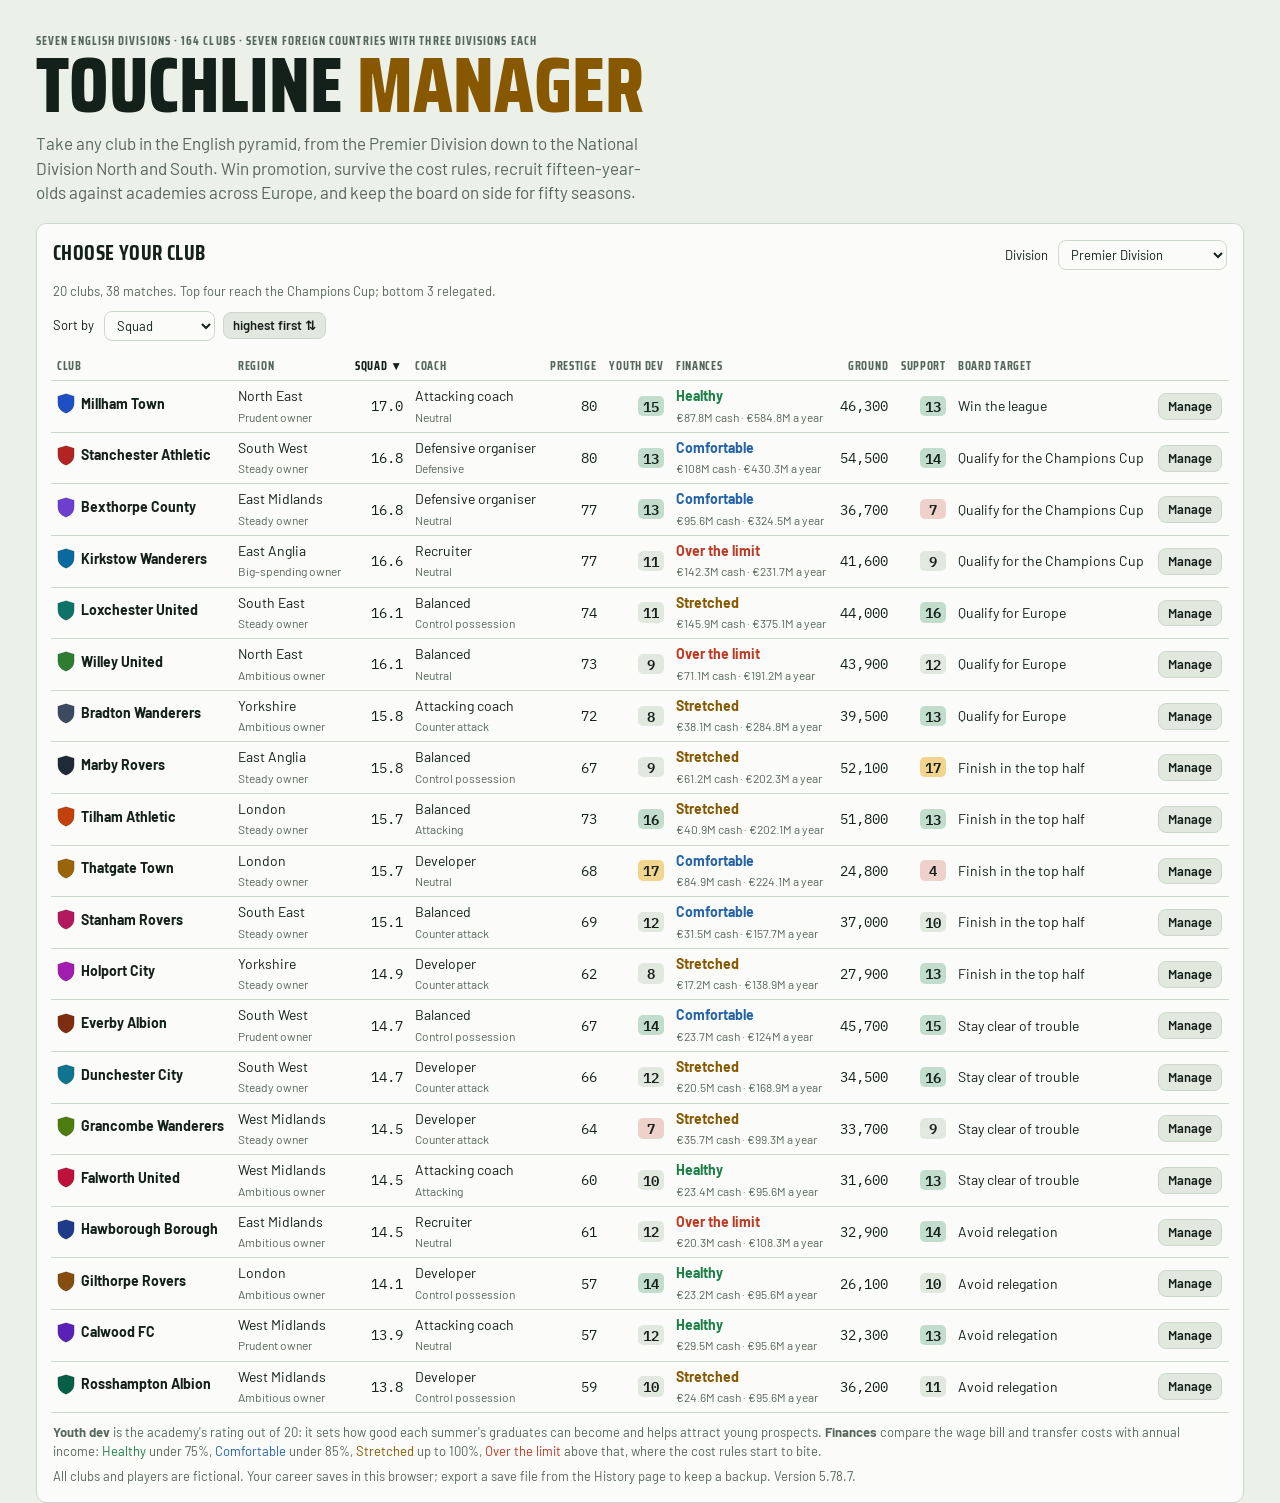
<file: index.html>
<!doctype html>
<html lang="en">
<head>
<meta charset="utf-8">
<meta name="viewport" content="width=device-width, initial-scale=1, viewport-fit=cover">
<title>Touchline Manager</title>
<meta name="description" content="A football management game set in the English pyramid, with European competition, youth recruitment and fifty-season careers.">
<meta name="theme-color" content="#10231a">
<meta name="apple-mobile-web-app-capable" content="yes">
<meta name="apple-mobile-web-app-status-bar-style" content="black-translucent">
<meta name="apple-mobile-web-app-title" content="Touchline">
<link rel="manifest" href="manifest.webmanifest">
<link rel="icon" href="icon.svg" type="image/svg+xml">
<link rel="apple-touch-icon" href="apple-touch-icon.png">
<link rel="preconnect" href="https://fonts.googleapis.com">
<link rel="preconnect" href="https://fonts.gstatic.com" crossorigin>
<link rel="stylesheet" href="https://fonts.googleapis.com/css2?family=Barlow:wght@400;500;600;700&family=IBM+Plex+Mono:wght@400;600&family=Saira+Condensed:wght@600;700;800&display=swap">
<link rel="stylesheet" href="app.css">
</head>
<body>
<div id="app"><div class="wrap gut" style="padding-block:40px"><p class="muted">Loading the leagues…</p></div></div>
<div id="modal"></div>
<div id="toast" hidden></div>
<div id="busy" class="busy" hidden><div>Simulating…</div></div>
<script src="js/data.js"></script>
<script src="js/world.js"></script>
<script src="js/engine.js"></script>
<script src="js/season.js"></script>
<script src="js/market.js"></script>
<script src="js/recruit.js"></script>
<script src="js/story.js"></script>
<script src="js/rivals.js"></script>
<script src="js/stadium.js"></script>
<script src="js/sponsors.js"></script>
<script src="js/ui.js"></script>
<script src="js/main.js"></script>
</body>
</html>
</file>
<file: app.css>
/* Layout: floodlit-night scoreboard masthead with the Play control, a grass-tinted working surface below.
   Dense, sortable tables carry most of the game; the pitch diagram and live scoreboard are the two set pieces. */
:root{
  --bg:#ebf0e8; --surface:#fbfcf9; --surface-2:#e1e8de; --ink:#14211a; --muted:#56675d; --line:#cdd8cc;
  --board:#10231a; --board-2:#183528; --board-ink:#eaf3ec; --board-muted:#9db5a6;
  --pitch:#2c7a50; --pitch-2:#33845a; --chalk:rgba(255,255,255,.72);
  --accent:#e6a40c; --accent-ink:#875800; --on-accent:#1d1503;
  --win:#1b7f46; --draw:#7b847e; --loss:#bf3a25; --info:#2563a8; --crest-edge:rgba(0,0,0,.25);
  --zone-cc:#1b7f46; --zone-cs:#2563a8; --zone-po:#b07b00; --zone-down:#bf3a25;
  --f-display:"Saira Condensed","Arial Narrow",sans-serif;
  --f-body:"Barlow",system-ui,-apple-system,"Segoe UI",sans-serif;
  --f-mono:"IBM Plex Mono",ui-monospace,Menlo,monospace;
  --r:10px;
}
@media (prefers-color-scheme: dark){:root:not([data-theme="light"]){
  --bg:#0a130f; --surface:#101c16; --surface-2:#172720; --ink:#e3ece6; --muted:#8fa497; --line:#22382c;
  --board:#050b08; --board-2:#0f1f17; --board-ink:#eaf3ec; --board-muted:#86a090;
  --pitch:#1b5b3a; --pitch-2:#1f6341; --chalk:rgba(255,255,255,.55);
  --accent:#f1b52e; --accent-ink:#f1b52e; --on-accent:#1d1503;
  --win:#43c27a; --draw:#9aa39d; --loss:#f06b52; --info:#6ea8ec; --crest-edge:rgba(255,255,255,.25);
  --zone-cc:#43c27a; --zone-cs:#6ea8ec; --zone-po:#e0b040; --zone-down:#f06b52; color-scheme:dark}}
:root[data-theme="dark"]{
  --bg:#0a130f; --surface:#101c16; --surface-2:#172720; --ink:#e3ece6; --muted:#8fa497; --line:#22382c;
  --board:#050b08; --board-2:#0f1f17; --board-ink:#eaf3ec; --board-muted:#86a090;
  --pitch:#1b5b3a; --pitch-2:#1f6341; --chalk:rgba(255,255,255,.55);
  --accent:#f1b52e; --accent-ink:#f1b52e; --on-accent:#1d1503;
  --win:#43c27a; --draw:#9aa39d; --loss:#f06b52; --info:#6ea8ec; --crest-edge:rgba(255,255,255,.25);
  --zone-cc:#43c27a; --zone-cs:#6ea8ec; --zone-po:#e0b040; --zone-down:#f06b52; color-scheme:dark}

*{box-sizing:border-box}
[hidden]{display:none!important}
html{-webkit-text-size-adjust:100%}
body{margin:0}
body{background:var(--bg);color:var(--ink);font-family:var(--f-body);font-size:15px;line-height:1.45}
body::before{content:"";position:fixed;inset:0 0 auto;height:env(safe-area-inset-top,0px);z-index:10;background:var(--board)}
button{font:inherit;color:inherit;cursor:pointer}
:focus-visible{outline:2px solid var(--accent);outline-offset:2px}
h1,h2,h3{font-family:var(--f-display);text-wrap:balance;margin:0;line-height:1.05}
p{margin:0}
.num{font-family:var(--f-mono);font-variant-numeric:tabular-nums}
.eyebrow{font-family:var(--f-display);font-weight:700;text-transform:uppercase;letter-spacing:.09em;font-size:12px;color:var(--muted)}
.gut{padding-left:max(16px,env(safe-area-inset-left,0px));padding-right:max(16px,env(safe-area-inset-right,0px))}
.wrap{max-width:1240px;margin:0 auto}
.muted{color:var(--muted)} .small{font-size:13px} .tiny{font-size:12px}
.good{color:var(--win)} .bad{color:var(--loss)} .warn{color:var(--accent-ink)} .ok{color:var(--info)}

/* masthead */
.mast{background:var(--board);color:var(--board-ink);position:sticky;top:env(safe-area-inset-top,0px);z-index:5;border-bottom:3px solid var(--club,var(--accent))}
.mast-in{display:flex;flex-wrap:wrap;gap:10px 22px;align-items:center;justify-content:space-between;padding-block:10px 4px}
.ident{display:flex;gap:12px;align-items:center;min-width:0}
.ident h1{font-size:26px;font-weight:800;text-transform:uppercase;letter-spacing:.01em}
.ident .eyebrow{color:var(--board-muted)}
.mast-r{display:flex;gap:18px;align-items:center;flex-wrap:wrap}
.kpis{display:flex;gap:18px;margin:0;flex-wrap:wrap}
.kpis div{display:grid;gap:1px}
.kpis dt{font-family:var(--f-display);font-size:11px;text-transform:uppercase;letter-spacing:.1em;color:var(--board-muted)}
.kpis dd{margin:0;font-family:var(--f-mono);font-size:16px;font-weight:600;white-space:nowrap}
.meter{display:inline-block;width:48px;height:6px;border-radius:3px;background:rgba(255,255,255,.15);vertical-align:middle;margin-left:6px;overflow:hidden}
.meter i{display:block;height:100%;background:var(--accent)}
.meter.low i{background:var(--loss)}
.playbox{position:relative}
.playbtn{display:flex;align-items:stretch;border-radius:8px;overflow:hidden;background:var(--accent);color:var(--on-accent)}
.playbtn button{border:0;background:none;color:inherit;font-family:var(--f-display);font-weight:800;text-transform:uppercase;letter-spacing:.06em;font-size:17px;padding:8px 14px}
.playbtn button+button{border-left:1px solid rgba(0,0,0,.2);padding:8px 10px}
.playbtn.block{background:var(--board-2);color:var(--board-ink);border:1px solid var(--accent)}
.playmenu{position:absolute;right:0;top:calc(100% + 6px);background:var(--surface);color:var(--ink);border:1px solid var(--line);border-radius:10px;box-shadow:0 12px 30px rgba(0,0,0,.25);min-width:250px;padding:6px;z-index:30;display:grid}
.playmenu button{border:0;background:none;text-align:left;padding:9px 10px;border-radius:6px;display:grid}
.playmenu button:hover{background:var(--surface-2)}
.playmenu button small{color:var(--muted);font-size:12px}
.playmenu label{display:flex;gap:8px;align-items:center;padding:8px 10px;border-top:1px solid var(--line);margin-top:4px;font-size:14px}
.tabs{display:flex;gap:0;overflow-x:auto;scrollbar-width:none}
.tabs::-webkit-scrollbar{display:none}
.tabs button{background:none;border:0;padding:9px 11px 8px;font-family:var(--f-display);font-weight:700;font-size:15px;letter-spacing:.05em;text-transform:uppercase;color:var(--board-muted);border-bottom:3px solid transparent;margin-bottom:-3px;white-space:nowrap}
.tabs button[aria-current="page"]{color:var(--board-ink);border-bottom-color:var(--accent)}
.tabs button:hover{color:var(--board-ink)}
.tabs .dot{display:inline-block;min-width:16px;height:16px;border-radius:8px;background:var(--accent);color:var(--on-accent);font-size:11px;line-height:16px;text-align:center;margin-left:4px;font-family:var(--f-mono)}

main{padding-block:18px 56px}
.grid2{display:grid;grid-template-columns:minmax(0,1.55fr) minmax(0,1fr);gap:16px;align-items:start}
.grid3{display:grid;grid-template-columns:repeat(3,minmax(0,1fr));gap:16px;align-items:start}
.stack{display:grid;gap:16px;min-width:0;align-content:start}
.card{background:var(--surface);border:1px solid var(--line);border-radius:var(--r);padding:16px;min-width:0}
.card h2{font-size:21px;font-weight:700;text-transform:uppercase;letter-spacing:.02em}
.card h3{font-size:17px;font-weight:700;text-transform:uppercase;letter-spacing:.03em}
.card-h{display:flex;justify-content:space-between;align-items:baseline;gap:8px 12px;margin-bottom:12px;flex-wrap:wrap}
.row{display:flex;gap:10px;align-items:center;flex-wrap:wrap}
.between{justify-content:space-between}
.lead{font-size:16px;max-width:68ch}
.prose{display:grid;gap:8px;max-width:72ch}

.btn{border:1px solid var(--line);background:var(--surface-2);border-radius:8px;padding:7px 13px;font-weight:600;white-space:nowrap}
.btn:hover{border-color:var(--muted)}
.btn.primary{background:var(--accent);border-color:var(--accent);color:var(--on-accent);font-family:var(--f-display);font-size:17px;letter-spacing:.06em;text-transform:uppercase;padding:8px 18px}
.btn.sm{padding:3px 9px;font-size:13px}
.btn.danger{color:var(--loss)}
.btn:disabled{opacity:.45;cursor:not-allowed}
.lnk{border:0;background:none;padding:0;color:inherit;text-align:left;font-weight:600;text-decoration:underline;text-decoration-color:color-mix(in srgb,currentColor 30%,transparent);text-underline-offset:2px}
.lnk:hover{text-decoration-color:currentColor}
.seg{display:inline-flex;border:1px solid var(--line);border-radius:8px;overflow:hidden;background:var(--surface-2);flex-wrap:wrap}
.seg button{border:0;background:none;padding:5px 11px;font-weight:600;font-size:14px}
.seg button[aria-pressed="true"]{background:var(--ink);color:var(--surface)}
select,input[type=number],input[type=text]{font:inherit;padding:5px 8px;border-radius:8px;border:1px solid var(--line);background:var(--surface);color:var(--ink);max-width:100%}
label.f{display:grid;gap:3px;font-size:12px;color:var(--muted);font-weight:600}
.filters{display:flex;gap:10px;flex-wrap:wrap;align-items:end;margin-bottom:12px}

/* tables */
.tbl-wrap{overflow-x:auto;margin-inline:-2px}
table{border-collapse:collapse;width:100%;font-size:14px}
th{font-family:var(--f-display);text-transform:uppercase;letter-spacing:.06em;font-size:12px;color:var(--muted);text-align:left;font-weight:700;padding:6px;border-bottom:1px solid var(--line);white-space:nowrap}
th button{border:0;background:none;padding:0;font:inherit;color:inherit;letter-spacing:inherit;text-transform:inherit}
th[aria-sort] button{color:var(--ink)}
td{padding:5px 6px;border-bottom:1px solid var(--line);white-space:nowrap}
td.r,th.r{text-align:right} td.c,th.c{text-align:center}
td.wrap{white-space:normal;min-width:180px}
tr.me td{background:color-mix(in srgb,var(--accent) 15%,transparent);font-weight:600}
tr.sel td{background:color-mix(in srgb,var(--accent) 28%,transparent)}
tr.click{cursor:pointer} tr.click:hover td{background:var(--surface-2)}
tr.z-cc td:first-child{box-shadow:inset 3px 0 var(--zone-cc)} tr.z-cs td:first-child{box-shadow:inset 3px 0 var(--zone-cs)}
tr.z-po td:first-child{box-shadow:inset 3px 0 var(--zone-po)} tr.z-down td:first-child{box-shadow:inset 3px 0 var(--zone-down)}
.legend{display:flex;gap:14px;flex-wrap:wrap;font-size:12px;color:var(--muted);margin-top:8px}
.legend i{display:inline-block;width:10px;height:10px;border-radius:2px;margin-right:5px;vertical-align:-1px}
.pos{font-family:var(--f-mono);font-size:11px;font-weight:600;padding:1px 5px;border-radius:4px;background:var(--surface-2);border:1px solid var(--line)}
.chip{font-size:11px;font-weight:700;padding:1px 6px;border-radius:999px;font-family:var(--f-mono);white-space:nowrap}
.chip.inj{background:var(--loss);color:#fff} .chip.sus{background:var(--accent);color:var(--on-accent)} .chip.xi{background:var(--ink);color:var(--surface)}
.chip.hg{border:1px solid var(--line);color:var(--muted)} .chip.req{background:var(--loss);color:#fff} .chip.list{border:1px solid var(--accent-ink);color:var(--accent-ink)}
.fit{display:inline-block;width:38px;height:6px;border-radius:3px;background:var(--surface-2);vertical-align:middle;overflow:hidden;border:1px solid var(--line)}
.fit i{display:block;height:100%}
.ovr{font-family:var(--f-mono);font-weight:600}
.form{display:inline-flex;gap:2px;vertical-align:middle}
.form i{width:16px;height:16px;border-radius:3px;font-style:normal;font-size:10px;font-weight:700;display:grid;place-items:center;color:#fff;font-family:var(--f-mono)}
.form .W{background:var(--win)}.form .D{background:var(--draw)}.form .L{background:var(--loss)}
.stars{color:var(--accent-ink);letter-spacing:1px;white-space:nowrap}
.stars .un{color:var(--line)}
.bar{display:inline-block;width:70px;height:7px;border-radius:4px;background:var(--surface-2);border:1px solid var(--line);overflow:hidden;vertical-align:middle}
.bar i{display:block;height:100%;background:var(--accent)}
.crest{flex:none;vertical-align:middle}
.club-in{display:inline-flex;align-items:center;gap:6px}

/* home */
.fixture{display:grid;grid-template-columns:1fr auto 1fr;gap:10px;align-items:center;text-align:center;padding-block:4px 12px}
.fixture .team{display:grid;justify-items:center;gap:5px;min-width:0}
.fixture .team b{font-family:var(--f-display);font-size:21px;text-transform:uppercase;line-height:1}
.fixture .vs{font-family:var(--f-display);font-weight:800;font-size:20px;color:var(--muted)}
.cmp{display:grid;gap:8px;margin:4px 0 12px}
.cmp-row{display:grid;grid-template-columns:44px 1fr 44px;gap:8px;align-items:center;font-size:13px}
.cmp-row .lab{grid-column:1/-1;text-align:center;margin-bottom:-6px}
.split{height:8px;border-radius:4px;background:var(--surface-2);display:flex;overflow:hidden}
.split .a{background:var(--club,var(--accent))}.split .b{background:var(--muted);opacity:.45}
.res{display:grid;grid-template-columns:1fr auto 1fr;gap:8px;align-items:center;padding:6px 0;border-top:1px solid var(--line);font-size:14px}
.res:first-child{border-top:0}
.res .h{text-align:right}
.sc{font-family:var(--f-mono);font-weight:600;background:var(--surface-2);padding:1px 8px;border-radius:5px;min-width:54px;text-align:center;white-space:nowrap}
.news{display:grid;gap:9px;margin:0;padding:0;list-style:none}
.news li{border-left:3px solid var(--line);padding-left:10px;font-size:14px}
.news li.hi{border-color:var(--accent)}
.news small{display:block;color:var(--muted);font-size:12px}
.decision{border:1px solid var(--accent);border-radius:var(--r);padding:14px;background:color-mix(in srgb,var(--accent) 7%,var(--surface));display:grid;gap:8px}
.decision h3{font-size:18px}
.summary{border-top:4px solid var(--accent)}
.bar.hot i{background:var(--loss)}
.sv{display:grid;gap:8px;margin:10px 0}.sv-row{display:grid;grid-template-columns:120px minmax(0,1fr);gap:10px;align-items:baseline}.sv-row .eyebrow{font-size:11px}
@media (max-width:420px){.sv-row{grid-template-columns:minmax(0,1fr);gap:2px}}
.big{font-family:var(--f-display);font-weight:800;font-size:44px;line-height:1;text-transform:uppercase}
.ledger{display:grid;grid-template-columns:1fr auto;gap:4px 12px;margin:0}
.ledger dt{color:var(--muted)}.ledger dd{margin:0;text-align:right;font-family:var(--f-mono)}
.ledger .tot{border-top:1px solid var(--line);padding-top:6px;font-weight:700;color:var(--ink)}
.gauge{position:relative;height:12px;border-radius:6px;background:linear-gradient(90deg,var(--win) 0 56.6%,var(--accent) 56.6% 76.6%,var(--loss) 76.6%);margin:22px 0 22px;opacity:.85}
.gauge .mk{position:absolute;top:-6px;width:3px;height:24px;background:var(--ink);border-radius:2px}
.gauge .mk span{position:absolute;top:-18px;left:50%;transform:translateX(-50%);font-family:var(--f-mono);font-size:12px;font-weight:600;white-space:nowrap}
.gauge .tick{position:absolute;top:14px;font-size:11px;color:var(--muted);transform:translateX(-50%);font-family:var(--f-mono)}
.reg{display:flex;gap:18px;flex-wrap:wrap;font-size:14px}
.reg b{font-family:var(--f-mono)}

/* pitch */
.squad{display:grid;grid-template-columns:minmax(0,370px) minmax(0,1fr);gap:16px;align-items:start}
.pitch{position:relative;aspect-ratio:68/96;max-width:100%;border-radius:8px;overflow:hidden;background:repeating-linear-gradient(180deg,var(--pitch) 0 12.5%,var(--pitch-2) 12.5% 25%)}
.pitch svg.lines{position:absolute;inset:0;width:100%;height:100%}
.slot{position:absolute;transform:translate(-50%,-50%);display:grid;justify-items:center;gap:2px;background:none;border:0;padding:0;width:76px;color:#fff}
.slot .disc{width:38px;height:38px;border-radius:50%;display:grid;place-items:center;background:var(--club);border:2px solid rgba(255,255,255,.85);font-family:var(--f-mono);font-weight:600;font-size:14px;box-shadow:0 2px 6px rgba(0,0,0,.3)}
.slot .rl{font-size:10px;font-family:var(--f-mono);opacity:.85;margin-top:-2px}
.slot.oop .disc{border-style:dashed;border-color:var(--accent)}
.slot.empty .disc{background:rgba(0,0,0,.25);border-style:dashed}
.slot.sel .disc{outline:3px solid var(--accent);outline-offset:2px}
.slot .nm{font-size:12px;font-weight:600;background:rgba(0,0,0,.45);padding:0 5px;border-radius:4px;max-width:76px;overflow:hidden;text-overflow:ellipsis;white-space:nowrap}
.slot .fb{width:34px;height:3px;background:rgba(0,0,0,.35);border-radius:2px;overflow:hidden}
.slot .fb i{display:block;height:100%}
.hint{font-size:13px;color:var(--muted)}
.train{display:grid;grid-template-columns:repeat(3,minmax(0,1fr));gap:8px}
.train button{text-align:left;border:1px solid var(--line);background:var(--surface-2);border-radius:8px;padding:9px;display:grid;gap:2px}
.train button[aria-pressed="true"]{border-color:var(--accent);box-shadow:inset 0 0 0 1px var(--accent);background:var(--surface)}
.train b{font-family:var(--f-display);font-size:16px;text-transform:uppercase}

/* live */
.board{background:var(--board);color:var(--board-ink);border-radius:var(--r);padding:16px;display:grid;grid-template-columns:1fr auto 1fr;align-items:center;gap:10px}
.board .t{display:flex;align-items:center;gap:10px;min-width:0}
.board .t.away{justify-content:flex-end;text-align:right}
.board .t b{font-family:var(--f-display);font-size:24px;text-transform:uppercase;line-height:1;overflow-wrap:anywhere}
.board .score{font-family:var(--f-display);font-weight:800;font-size:56px;line-height:1;text-align:center;letter-spacing:.04em}
.board .clock{display:block;font-family:var(--f-mono);font-size:14px;color:var(--accent);font-weight:600;letter-spacing:0}
.board .comp{grid-column:1/-1;text-align:center;color:var(--board-muted)}
.poss{display:flex;height:6px;border-radius:3px;overflow:hidden;margin:10px 0 4px;background:var(--surface-2)}
.poss .h{background:var(--hc)}.poss .a{background:var(--ac)}
.live-grid{display:grid;grid-template-columns:minmax(0,1.4fr) minmax(0,1fr);gap:16px;margin-top:14px;align-items:start}
.feed{list-style:none;margin:0;padding:0;max-height:480px;overflow-y:auto}
.feed li{display:grid;grid-template-columns:40px 1fr;gap:8px;padding:6px 0;border-bottom:1px solid var(--line);font-size:14px}
.feed .m{font-family:var(--f-mono);color:var(--muted);text-align:right}
.feed .goal{font-weight:700} .feed .goal .m{color:var(--accent-ink)}
.feed .tag{display:inline-block;width:8px;height:8px;border-radius:2px;margin-right:6px;vertical-align:middle}
.stats td{text-align:center}.stats td:first-child{text-align:left}.stats td:last-child{text-align:right}
.ctrl{display:grid;gap:12px}
.ctrl label{display:grid;gap:4px;font-size:13px;color:var(--muted)}

/* brackets & groups */
.ties{display:grid;gap:6px}
.tie{display:grid;grid-template-columns:minmax(0,1fr) auto;gap:2px 10px;border:1px solid var(--line);border-radius:8px;padding:6px 10px;font-size:14px}
.tie .w{font-weight:700}
.tie .me,.me-name{color:var(--accent-ink);font-weight:700}
.tie.mine{border:2px solid var(--accent);background:color-mix(in srgb,var(--accent) 15%,transparent);padding:5px 9px}
.tie .me .lnk,.me-name .lnk{color:inherit;font-weight:inherit}
.rounds{display:grid;grid-template-columns:repeat(auto-fill,minmax(250px,1fr));gap:14px}

/* modal */
.scrim{position:fixed;inset:0;background:rgba(5,12,9,.55);z-index:40;display:grid;place-items:start center;overflow-y:auto;padding:calc(30px + env(safe-area-inset-top,0px)) max(12px,env(safe-area-inset-right,0px)) 30px max(12px,env(safe-area-inset-left,0px))}
.modal{background:var(--surface);border-radius:12px;width:min(820px,100%);border:1px solid var(--line);box-shadow:0 20px 60px rgba(0,0,0,.35);min-width:0}
.modal-h{display:flex;gap:14px;align-items:center;padding:16px;border-bottom:1px solid var(--line);border-top:5px solid var(--mc,var(--accent));border-radius:12px 12px 0 0}
.modal-h h2{font-size:26px;text-transform:uppercase}
.modal-b{padding:16px;display:grid;gap:16px}
.modal-x{margin-left:auto;align-self:start}
.facts{display:grid;grid-template-columns:repeat(auto-fill,minmax(130px,1fr));gap:10px}
.facts div{display:grid;gap:1px}
.facts dt{font-family:var(--f-display);text-transform:uppercase;letter-spacing:.08em;font-size:11px;color:var(--muted)}
.facts dd{margin:0;font-weight:600}
.factor{display:grid;grid-template-columns:minmax(120px,1fr) auto 90px;gap:10px;align-items:center;font-size:14px;padding:4px 0;border-bottom:1px solid var(--line)}
.grade{font-family:var(--f-mono);font-weight:700;width:26px;text-align:center;border-radius:4px;padding:1px 0}
.grade.A{background:var(--win);color:#fff}.grade.B{background:color-mix(in srgb,var(--win) 55%,var(--surface));}.grade.C{background:var(--surface-2)}.grade.D{background:color-mix(in srgb,var(--loss) 40%,var(--surface))}.grade.F{background:var(--loss);color:#fff}

/* start */
.hero{padding-block:32px 18px;max-width:780px}
.hero h1{font-size:clamp(40px,8vw,78px);font-weight:800;text-transform:uppercase;line-height:.92}
.hero h1 span{color:var(--accent-ink)}
.hero p{font-size:17px;max-width:62ch;color:var(--muted);margin-top:10px}
.chips{display:flex;gap:6px;flex-wrap:wrap}
.chips button{border:1px solid var(--line);background:var(--surface);border-radius:999px;padding:4px 12px;font-size:13px;font-weight:600}
.chips button[aria-pressed="true"]{background:var(--ink);color:var(--surface);border-color:var(--ink)}

#toast{position:fixed;left:50%;bottom:calc(18px + env(safe-area-inset-bottom,0px));transform:translateX(-50%);background:var(--ink);color:var(--surface);padding:10px 16px;border-radius:8px;font-weight:600;font-size:14px;z-index:60;max-width:calc(100% - 32px);box-shadow:0 6px 20px rgba(0,0,0,.25)}
.busy{position:fixed;inset:0;z-index:50;display:grid;place-items:center;background:rgba(5,12,9,.35)}
.busy div{background:var(--board);color:var(--board-ink);padding:14px 20px;border-radius:10px;font-family:var(--f-display);font-size:20px;text-transform:uppercase;letter-spacing:.06em}

@media (max-width:980px){.grid3{grid-template-columns:minmax(0,1fr) minmax(0,1fr)}}
@media (max-width:860px){.grid2,.grid3,.squad,.live-grid{grid-template-columns:minmax(0,1fr)}.squad .pitch{max-width:380px;margin:0 auto;width:100%}}
@media (max-width:560px){
  .ident h1{font-size:20px}.kpis{gap:12px}.kpis dd{font-size:14px}
  .board .score{font-size:40px}.board .t b{font-size:16px}.board .t .crest{display:none}
  .fixture .team b{font-size:16px}.train{grid-template-columns:minmax(0,1fr)}
  .hide-sm{display:none}.tabs button{padding:9px 8px 8px;font-size:14px}
  .factor{grid-template-columns:1fr auto 70px}
}
@media (prefers-reduced-motion:no-preference){.feed li.new{animation:in .4s ease-out}@keyframes in{from{background:color-mix(in srgb,var(--accent) 30%,transparent)}}}
/* ratings out of 20 */
.rt{font-family:var(--f-mono);font-weight:600;display:inline-block;min-width:26px;text-align:center;border-radius:5px;padding:0 4px}
.rt.rng{color:var(--muted);font-weight:400;border:1px dashed var(--line)}
.a1{background:color-mix(in srgb,var(--loss) 22%,transparent)}.a2{background:var(--surface-2)}.a3{background:color-mix(in srgb,var(--win) 25%,transparent)}.a4{background:color-mix(in srgb,var(--accent) 45%,transparent)}
.atts{display:inline-flex;gap:3px;flex-wrap:nowrap}
.at{font-family:var(--f-mono);font-size:11px;padding:1px 4px;border-radius:4px;white-space:nowrap}
.attrs{display:grid;gap:6px}
.attr{display:grid;grid-template-columns:minmax(110px,1fr) minmax(80px,2fr) 54px;gap:10px;align-items:center;font-size:14px}
.attrs.coach .attr{grid-template-columns:minmax(150px,1.4fr) minmax(70px,1fr) 34px auto}
.abar{position:relative;height:10px;border-radius:5px;background:var(--surface-2);border:1px solid var(--line);overflow:hidden}
.abar i{position:absolute;top:0;bottom:0;border-radius:4px}
.abar i.a1{background:var(--loss)}.abar i.a2{background:var(--muted)}.abar i.a3{background:var(--win)}.abar i.a4{background:var(--accent)}
.train.arch{grid-template-columns:repeat(auto-fill,minmax(150px,1fr))}
input[type=text]{width:100%}
.rt.est{font-weight:600;border:1px dashed var(--line)}

/* rivalries */
.chip.rival{border:1px solid var(--loss);color:var(--loss)}
.chip.rival.r3{background:var(--loss);color:#fff}
.derby{border:1px solid var(--loss);border-radius:8px;padding:8px 10px;font-size:13px;margin:0 0 10px;background:color-mix(in srgb,var(--loss) 7%,var(--surface))}

/* club picker: a table on wide screens, a card per club on phones */
.only-narrow{display:none}
.pick-cards{gap:10px}
.pick-card{border:1px solid var(--line);border-left:4px solid var(--c);border-radius:var(--r);padding:12px;display:grid;gap:8px;background:var(--surface)}
.pick-stats{display:grid;grid-template-columns:repeat(3,minmax(0,1fr));gap:6px 10px;margin:0}
.pick-stats div{display:grid;gap:1px}
.pick-stats dt{font-family:var(--f-display);text-transform:uppercase;letter-spacing:.08em;font-size:11px;color:var(--muted)}
.pick-stats dd{margin:0;font-family:var(--f-mono);font-weight:600}
@media (max-width:760px){.only-wide{display:none}.only-narrow{display:grid}}
.tots{display:grid;gap:8px}
.tots-line{display:flex;flex-wrap:wrap;gap:6px 14px;align-items:baseline;padding:6px 0;border-top:1px solid var(--line)}
.tots-line .eyebrow{min-width:84px}
.tots-p.me{font-weight:700;color:var(--accent)}
.attr-more{display:grid;gap:6px}
.attr-more summary{cursor:pointer;padding:4px 0}
.attr-more[open] summary{margin-bottom:2px}
.train.styles{grid-template-columns:1fr;gap:6px}
.train.styles button{display:grid;grid-template-columns:minmax(110px,32%) 1fr;gap:10px;align-items:baseline;text-align:left;padding:8px 10px}
.train.styles button .tiny{font-size:12.5px}
/* Big tables (the squad list) scroll inside their own box below the sticky masthead, so the column
   headings and the sideways scrollbar stay in view; the first column stays put when scrolling sideways.
   Without this the headings vanished under the masthead as soon as you scrolled down. */
/* The squad table scrolls sideways only; the page does the vertical scrolling. It used to scroll inside a
   box that filled the phone screen, and iPhone Safari won't hand a swipe on to the page when such a box is
   at its end, so the page got stuck at the bottom of the table. The heading row is pinned by a floating
   copy (#float-head, kept in step by main.js) instead of sticky cells. */
.tbl-wrap.tall{overflow-x:auto;overflow-y:hidden}
.tbl-wrap.tall thead th{background:var(--surface);box-shadow:inset 0 -1px 0 var(--line)}
.tbl-wrap.tall th:first-child,.tbl-wrap.tall td:first-child{position:sticky;left:0;z-index:1;background:var(--surface)}
.tbl-wrap.tall thead th:first-child{z-index:3}
.tbl-wrap.tall td:first-child{box-shadow:1px 0 0 var(--line)}
/* Compact masthead on phones once you scroll down: club name and Play button only. */
.mast.compact .eyebrow,.mast.compact .kpis,.mast.compact .tabs{display:none}
.mast.compact .mast-in{flex-wrap:nowrap;padding-block:6px}
.mast.compact .ident{gap:8px;flex:1 1 auto}
.mast.compact .ident .crest{width:20px;height:23px}
.mast.compact .ident h1{font-size:17px;white-space:nowrap;overflow:hidden;text-overflow:ellipsis}
.mast.compact .ident>div{min-width:0}
.mast.compact .playbtn button{font-size:15px;padding:6px 12px}
/* The compact masthead keeps your place by scrolling by exactly the amount it shrank. Chrome's scroll
   anchoring makes the same correction on its own (Safari's doesn't), and the two together jumped the
   page back twice as far, bouncing the masthead open and shut. One correction, ours, everywhere. */
html{overflow-anchor:none}
.tbl-wrap.tall table{border-collapse:separate;border-spacing:0}  /* collapsed borders vanish under pinned cells */
/* Installed on an iPhone the page draws under the status bar (black-translucent). Reserve that space at
   the top of the page itself. Without it the sticky masthead, whose top offset is the same inset, had to
   shift down 47px from where the page had placed it, covering the top 29px+ of every page when the app
   opened (scrolling hid the problem); the start screen's title went under the status bar instead. */
body{padding-top:env(safe-area-inset-top,0px)}
/* landing: saved careers */
.saves{display:grid;gap:10px}
.save-row{display:flex;flex-wrap:wrap;gap:10px 16px;align-items:center;justify-content:space-between;padding:12px;border:1px solid var(--line);border-left:4px solid var(--c);border-radius:10px;background:var(--surface-2)}
.save-row.asking{border-color:var(--loss);border-left-color:var(--loss)}
.save-id{display:flex;gap:12px;align-items:center;min-width:0}
.save-id b{font-family:var(--f-display);font-size:19px;text-transform:uppercase;letter-spacing:.02em}
.save-act,.save-ask{gap:8px}
.save-ask{display:grid;gap:6px;justify-items:start}
.save-ask .btn.danger{border-color:var(--loss)}
/* Pinned name cells draw their own row line: rows have fractional heights, and a pinned cell could paint
   over the line of the one above it, leaving gaps beside some names. */
.tbl-wrap.tall td:first-child{border-bottom-color:transparent;box-shadow:inset 0 -1px 0 var(--line),1px 0 0 var(--line)}
#float-head{position:fixed;z-index:4;overflow:hidden;margin:0;background:var(--surface);box-shadow:0 2px 4px rgba(0,0,0,.08)}
#float-head[hidden]{display:none}
#float-head table{table-layout:fixed}
/* live match: your team */
.pitch.live{max-width:340px;width:100%;margin:0 auto}
.pitch.live .slot{width:64px}
.pitch.live .slot .disc{width:32px;height:32px;font-size:13px}
.pitch.live .slot .nm{font-size:11px;max-width:64px}
.slot .yc{position:absolute;top:0;right:12px;width:8px;height:11px;background:#f2c500;border-radius:1px;box-shadow:0 0 0 1px rgba(0,0,0,.3)}
.bench{display:grid;gap:6px}
.bench-p{display:grid;grid-template-columns:36px 1fr auto auto;gap:8px;align-items:center;text-align:left;border:1px solid var(--line);background:var(--surface-2);border-radius:8px;padding:6px 8px}
.bench-p.sel{border-color:var(--accent);box-shadow:inset 0 0 0 1px var(--accent);background:var(--surface)}
.bench-p:disabled{opacity:.55}
.bench-p .nm{font-weight:600;overflow:hidden;text-overflow:ellipsis;white-space:nowrap}
/* Live match layout. Wide: commentary | your team | controls and stats, so the pitch is in view while
   the match runs. Phone: controls, then your team, then commentary. */
.live-grid{grid-template-areas:"team ctrl" "team stats" "feed feed";grid-template-columns:minmax(0,1fr) minmax(0,1fr)}
.lv-feed{grid-area:feed}.lv-team{grid-area:team}.lv-stats{grid-area:stats}.lv-ctrl{grid-area:ctrl}
@media (min-width:1100px){.live-grid{grid-template-areas:"feed team ctrl" "feed team stats";grid-template-columns:minmax(0,1.15fr) minmax(320px,380px) minmax(0,1fr)}}
@media (max-width:860px){.live-grid{grid-template-areas:"ctrl" "team" "feed" "stats";grid-template-columns:minmax(0,1fr)}}

/* team needs */
.grid2.needs{grid-template-columns:repeat(auto-fill,minmax(min(100%,420px),1fr))}
.need{border-left:4px solid var(--line)}
.need.bad{border-left-color:var(--loss)} .need.warn{border-left-color:var(--accent)} .need.good{border-left-color:var(--win)}
.need-bars{display:grid;gap:6px}
.need-bars>div{display:grid;grid-template-columns:150px minmax(0,1fr) 40px;align-items:center;gap:8px}
.need-bars .num{text-align:right}
.nbar{position:relative;display:block;height:9px;border-radius:5px;background:var(--surface-2);border:1px solid var(--line);overflow:visible}
.nbar i{display:block;height:100%;border-radius:5px}
.nbar i.you{background:var(--ink)} .need.bad .nbar i.you{background:var(--loss)} .need.warn .nbar i.you{background:var(--accent)} .need.good .nbar i.you{background:var(--win)}
.nbar i.ref{background:var(--muted);opacity:.55} .nbar i.ref.lo{opacity:.3}
.nbar .tick{position:absolute;top:-4px;bottom:-4px;width:2px;background:var(--ink);transform:translateX(-1px)}
.need-flags{margin:8px 0 0;padding-left:18px;font-size:13px}
.need-t{margin-top:12px;display:grid;gap:6px}
.need-sum{display:flex;flex-wrap:wrap;gap:6px;margin-top:10px}
.need-chip{border:1px solid var(--line);font-weight:600}
.need-chip span{font-weight:800;margin-right:2px}
.need-chip.bad{background:var(--loss);color:#fff;border-color:var(--loss)} .need-chip.warn{border-color:var(--accent-ink);color:var(--accent-ink)} .need-chip.good{color:var(--win);border-color:var(--win)}
@media (max-width:560px){.need-bars>div{grid-template-columns:112px minmax(0,1fr) 34px}}
/* team needs: XI attribute profile and the Squad/Transfers summaries */
.need-overview p{margin:2px 0}
.need-attrs{display:grid;gap:6px;max-width:560px}
.need-attr{display:grid;grid-template-columns:128px 1fr 92px;gap:10px;align-items:center;font-size:14px}
.dbar{position:relative;height:8px;background:var(--surface-2);border-radius:4px}
.dbar::after{content:"";position:absolute;left:50%;top:-3px;bottom:-3px;width:1px;background:var(--muted)}
.dbar i{position:absolute;top:0;bottom:0;border-radius:4px}
.dbar i.pos{background:var(--win)}.dbar i.neg{background:var(--loss)}
.need-row{display:flex;justify-content:space-between;align-items:center;gap:10px;padding:6px 0;border-top:1px solid var(--line);flex-wrap:wrap}
.assist{gap:8px 18px;flex-wrap:wrap;align-items:center;margin-bottom:10px;padding:8px 10px;border:1px dashed var(--line);border-radius:8px}
/* live match ratings */
.mr{font-family:var(--f-mono);font-weight:700;font-size:12px;padding:0 4px;border-radius:4px;line-height:16px}
.mr1{background:color-mix(in srgb,var(--loss) 22%,var(--surface));color:var(--loss)}
.mr2{background:var(--surface-2);color:var(--ink)}
.mr3{background:color-mix(in srgb,var(--win) 22%,var(--surface));color:var(--win)}
.mr4{background:var(--win);color:#fff}
.slot .mr{position:absolute;top:-6px;left:2px;font-size:10px;line-height:14px;box-shadow:0 1px 2px rgba(0,0,0,.3)}
.mr-grid{display:grid;grid-template-columns:repeat(auto-fit,minmax(220px,1fr));gap:12px}
.mr-row{display:grid;grid-template-columns:34px 1fr auto;gap:6px;align-items:center;padding:3px 0;border-top:1px solid var(--line);font-size:14px}
.mr-row.off{opacity:.65}
.mr-row .nm{overflow:hidden;text-overflow:ellipsis;white-space:nowrap}
.yc-i,.rc-i{display:inline-block;width:7px;height:10px;border-radius:1px;vertical-align:-1px}
.yc-i{background:#f2c500}.rc-i{background:#d62d20}
.lv-rat{grid-area:rat}
.live-grid{grid-template-areas:"team ctrl" "team stats" "rat rat" "feed feed"}
@media (min-width:1100px){.live-grid{grid-template-areas:"feed team ctrl" "feed team stats" "feed team rat"}}
@media (max-width:860px){.live-grid{grid-template-areas:"ctrl" "team" "rat" "feed" "stats"}}
/* Play menu on phones: the button sits at the left of the masthead, so the menu hangs from its left edge
   (pinned right it ran 89px off the screen in portrait), fits the width, and scrolls if it's too tall. In
   the compact masthead the button is on the right again. */
@media (max-width:760px){
  .playmenu{right:auto;left:0;min-width:0;width:min(320px,calc(100vw - 32px));overflow-y:auto}
  .mast.compact .playmenu{left:auto;right:0}
}
/* matchday squad on the match card */
.msq{display:grid;gap:10px;margin:4px 0 12px}
.msq-list{display:flex;flex-wrap:wrap;gap:4px 6px;margin-top:4px}
.msq-p{display:inline-flex;align-items:center;gap:4px;padding:2px 6px;border:1px solid var(--line);border-radius:6px;font-size:13px;background:var(--surface-2)}
.msq-p.auto{opacity:.7;border-style:dashed}
.msq-p .x{border:0;background:none;padding:0 2px;font-size:15px;line-height:1;color:var(--muted)}
.msq-p .x:hover{color:var(--loss)}
.fri-book{gap:6px 12px;flex-wrap:wrap;align-items:end;margin-top:8px}
.fri-book select{max-width:240px}
/* live match: starters list, and ratings in a position someone isn't used to */
.rt-pair{display:inline-flex;align-items:center;gap:6px;white-space:nowrap}
.oop-r{font-family:var(--f-mono);font-size:12px;font-weight:600}
.oop-r.warn{color:var(--loss)}
.xi-p .mr{font-size:11px}

/* live match: scorers and bookings under the score; tabs instead of one long page */
.board .evs{display:flex;flex-direction:column;gap:0;font-size:13px;line-height:1.35;color:var(--board-ink);min-width:0}
.board .evs.away{align-items:flex-end;text-align:right}
.board .evs .ev{display:inline-flex;align-items:center;gap:4px;white-space:nowrap;overflow:hidden;text-overflow:ellipsis;max-width:100%}
.board .evs .ev-g{font-size:11px}
.lv-bar{margin-top:10px;padding:8px 10px}.lv-bar .row{flex-wrap:wrap;gap:8px;align-items:center}
.lv-tabs{display:flex;width:100%;margin:12px 0 10px}.lv-tabs button{flex:1}
.lv-body{grid-template-columns:minmax(0,1fr);gap:12px}.lv-body>*{grid-area:auto}.lv-body .card{margin:0}
.lv-body .ctrl .seg{display:flex}.lv-body .ctrl .seg button{flex:1 1 auto}
.lv-body .lv-feed .feed{max-height:none}
.slot .gl{position:absolute;top:16px;left:0;font-size:12px;line-height:1;background:var(--paper,#fff);border-radius:8px;padding:1px 2px;color:var(--ink)}
.lv-body .live-team .pitch.live{max-width:420px;margin:0 auto}
@media (max-width:560px){.board .evs{font-size:11.5px}}

.mr-adv{display:block;white-space:normal;overflow-wrap:anywhere;font-size:11px;color:var(--muted);font-weight:400;font-family:var(--f-mono);margin-top:1px}

/* youth page tabs */
.y-tabs{margin:0}.y-tabs button{padding:8px 6px;white-space:nowrap}
.tab-n{display:inline-block;min-width:18px;padding:0 5px;border-radius:9px;background:var(--line);color:var(--ink);font-size:11px;line-height:18px;font-family:var(--f-mono)}
.y-tabs button[aria-pressed="true"] .tab-n{background:var(--surface);color:var(--ink)}
@media (max-width:420px){.y-tabs button{font-size:13px;padding:8px 4px}}

/* season projection and transfer budget */
.proj-head{display:grid;gap:2px;margin-bottom:10px}.proj-head>span:first-child{font-size:13px;color:var(--muted)}
.proj-head>b{font-family:var(--f-display);font-size:34px;line-height:1.05}
table.proj{width:100%;table-layout:auto}table.proj td,table.proj th{padding:5px 6px;white-space:normal}table.proj td.num,table.proj th.num{white-space:nowrap;text-align:right;width:1%}
.proj-wrap{overflow:visible}table.proj tr.sec td{font-family:var(--f-display);text-transform:uppercase;letter-spacing:.04em;color:var(--muted);padding-top:12px;font-size:13px}
table.proj tr.tot td{font-weight:700;border-top:1px solid var(--line)}

.hours-strip{display:flex;align-items:center;gap:8px;flex-wrap:wrap;background:var(--surface);border:1px solid var(--line);border-radius:var(--r);padding:8px 12px;font-size:14px}
.hours-strip b{font-size:16px}.hours-strip .bar{flex:1 1 80px;min-width:60px}

/* tactics tabs: one column, pitch kept to phone width on desktop */
.squad.tac-one{grid-template-columns:minmax(0,1fr)}.squad.tac-one .pitch{max-width:440px;margin:0 auto;width:100%}
.tac-pick{scroll-margin-top:90px}
.subs-card,.sub-pick{scroll-margin-top:90px}

.win-badge{display:inline-block;margin-left:4px;padding:1px 7px;border-radius:9px;background:var(--accent);color:#1a1300;font-weight:700;letter-spacing:.04em;white-space:nowrap}
.chip.acad{background:var(--accent);color:#1a1300;border-color:transparent}
.inj-ask{border:2px solid var(--loss,#c0392b);margin-top:10px}

/* cup ties: the competition as a badge on the live scoreboard */
.board .cup-badge{display:inline-block;padding:3px 12px;border-radius:12px;background:var(--accent);color:#1a1300;font-family:var(--f-display);font-weight:800;letter-spacing:.05em;text-transform:uppercase;font-size:14px}
.board .cup-sub{display:block;margin-top:4px;font-size:12px;color:var(--board-muted)}
.opa{display:block;font-size:12px;font-weight:400;color:var(--muted);margin-top:1px;white-space:nowrap}
/* names wrap rather than clip, so a long name doesn't squash its XI / SUB tag into a blank chip */
.bench-p .nm{min-width:0;white-space:normal;overflow-wrap:anywhere}
.fixture .team .stand{display:grid;font-size:14px;line-height:1.3;margin:2px 0}.fixture .team .stand>span{white-space:nowrap}.fixture .team .stand b{font-size:15px}
/* away: your club's colour stays on your (right-hand) side of each bar */
.cmp.away .split .a{background:var(--muted);opacity:.45}.cmp.away .split .b{background:var(--club,var(--accent));opacity:1}
.cmp-labels{display:grid;grid-template-columns:1fr 1fr;gap:10px;margin-bottom:4px}.cmp-labels>span:last-child{text-align:right}
/* fitness as a number on the Tactics pitch: a small pill in the fitness colour */
.slot .fpct{font:700 11px/1 var(--f-mono);color:#fff;background:var(--fc);border-radius:7px;padding:2px 5px;margin-top:1px}

/* Transfer search: country toggles */
.cty-tog{display:flex;flex-wrap:wrap;gap:6px;align-items:center;margin:4px 0 10px}
.cty-tog .cty{font:600 12px/1 var(--f-body);padding:6px 10px;border-radius:999px;border:1px solid var(--line);background:transparent;color:var(--muted);cursor:pointer;text-decoration:line-through}
.cty-tog .cty.on{background:var(--ink);color:var(--surface);border-color:var(--ink);text-decoration:none}
.cty-tog .cty-all{white-space:nowrap} .cty-tog .lnk[disabled]{opacity:.4;cursor:default}
/* Favourite star: on player and prospect cards, and in the Favourites lists */
.star{border:0;background:none;padding:0 4px;font-size:1.1em;line-height:1;color:var(--muted);cursor:pointer;vertical-align:middle}
.star.on{color:var(--accent-ink)}
.modal-h h2 .star{font-size:.8em}

/* Competition colours: a stripe and a light tint on each fixture, result and the next-match card */
.ct{--ctc:transparent;border-left:4px solid var(--ctc);background:color-mix(in srgb,var(--ctc) 9%,transparent)}
.res.ct{padding-left:8px;border-radius:6px}
.ct-lg{--ctc:#2f7d32} .ct-fa{--ctc:#1f4fc4} .ct-lc{--ctc:#7c3aed} .ct-eu{--ctc:#d4a017} .ct-po{--ctc:#c2410c} .ct-fr{--ctc:#64748b}
.ct-key{display:flex;flex-wrap:wrap;gap:6px;margin-top:8px}
.ct-key .ct{font-size:12px;padding:3px 8px;border-radius:6px}

/* Live match: formations under the team names, and instruction options shaded by how well they fit the XI */
.board .tn{display:flex;flex-direction:column;min-width:0}
.board .tf{font-family:var(--f-mono, monospace);font-size:13px;opacity:.75;margin-top:4px}
.seg button.fit-g{background:color-mix(in srgb,var(--win) 22%,transparent)}
.seg button.fit-b{background:color-mix(in srgb,var(--loss) 30%,transparent)}
.seg button.fit-g[aria-pressed="true"]{background:var(--ink);box-shadow:inset 0 -4px 0 var(--win)}
.seg button.fit-b[aria-pressed="true"]{background:var(--ink);box-shadow:inset 0 -4px 0 var(--loss)}
.fit-key{display:inline-block;width:12px;height:12px;border-radius:3px;vertical-align:-1px;margin-left:4px}
.fit-key.fit-g{background:color-mix(in srgb,var(--win) 40%,transparent)}.fit-key.fit-b{background:color-mix(in srgb,var(--loss) 40%,transparent)}
.board .t.away .tn{align-items:flex-end}
.seg button.fit-g,.seg button.fit-b{color:var(--ink)}
.seg button.fit-g[aria-pressed="true"],.seg button.fit-b[aria-pressed="true"]{color:var(--surface)}
/* Next-match card: instruction dropdowns shaded by the chosen option's fit (iOS can't colour individual options) */
select.fit-g{background-color:color-mix(in srgb,var(--win) 20%,var(--surface));border-color:var(--win)}
select.fit-b{background-color:color-mix(in srgb,var(--loss) 22%,var(--surface));border-color:var(--loss)}
.edit-grid{display:grid;grid-template-columns:1fr 1fr;gap:4px 12px;margin-top:8px}.edit-grid .f{min-width:0}.edit-grid input,.edit-grid select{width:100%}
.share-pick{display:block}.share-pick input[type=range]{display:block;width:100%;margin:6px 0 2px;accent-color:var(--accent)}
.slot .ab{font-family:var(--f-mono);font-size:10px;font-weight:700;letter-spacing:.03em;background:rgba(255,255,255,.88);color:#1d2a22;padding:0 4px;border-radius:3px;line-height:1.4}
.pitch.live .slot .ab{font-size:9px}
.arch-key{display:flex;flex-wrap:wrap;gap:4px 10px;align-items:baseline}.arch-key .ak{white-space:nowrap;margin-right:8px}.arch-key .ak b{font-family:var(--f-mono);font-size:11px}
.arch-key details{flex-basis:100%}.arch-key details div{margin-top:4px;display:flex;flex-wrap:wrap;gap:2px 0}
.slot .abrow{display:flex;gap:3px;align-items:center}
.loan-b{font-family:var(--f-mono,monospace);font-size:9px;font-weight:700;line-height:1;padding:2px 3px;border-radius:3px;background:#2f6fb3;color:#fff;letter-spacing:.03em}
.loan-t{font-size:9px;padding:1px 4px;vertical-align:middle}
.pen-list{display:grid;gap:4px}.pen-row{display:grid;grid-template-columns:22px 1fr auto auto;gap:8px;align-items:center;padding:4px 0;border-top:1px solid var(--line)}.pen-row:first-child{border-top:0}
</file>
